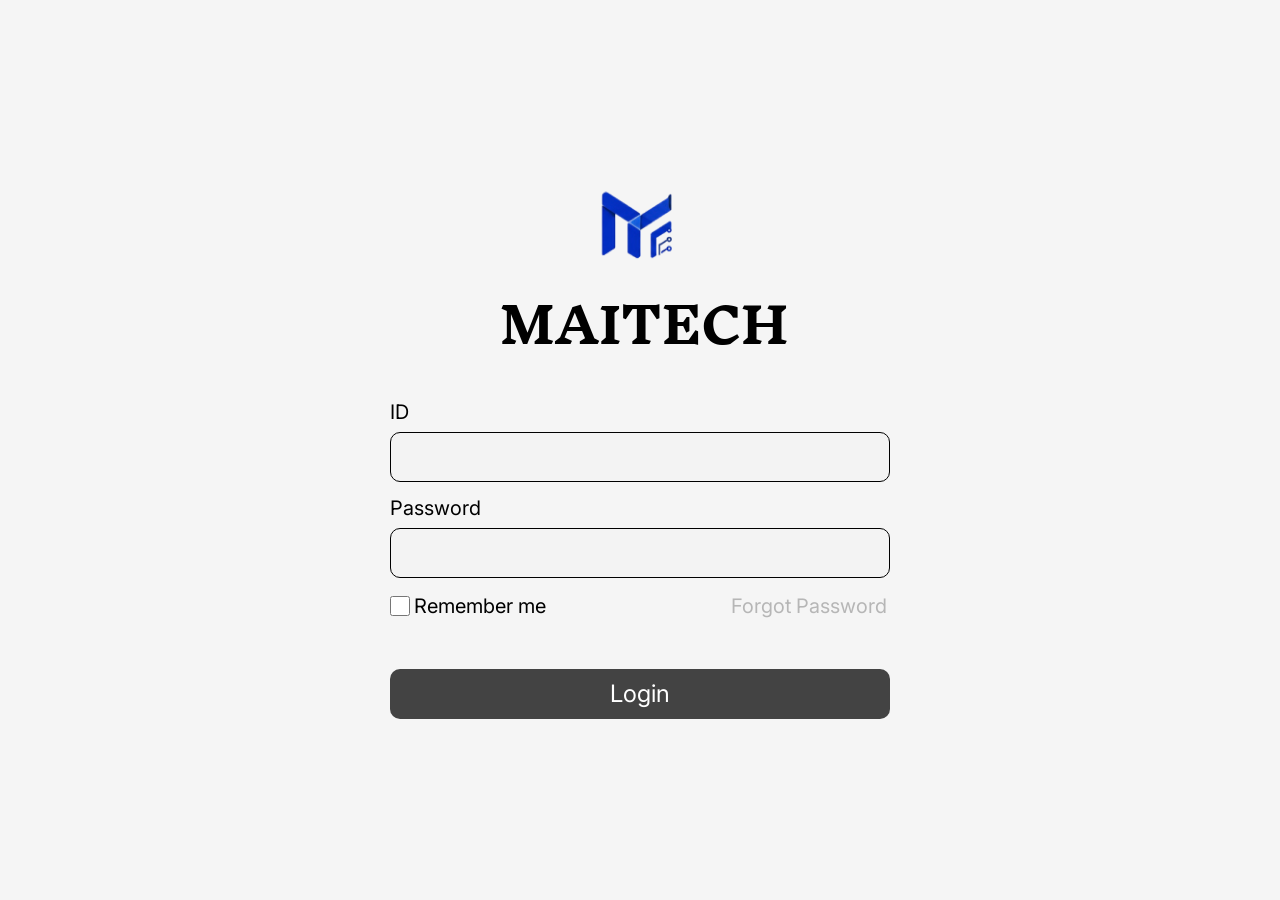
<file: frontend/index.html>
<!DOCTYPE html>
<html lang="ko">
<head>
<meta charset="UTF-8">
<meta name="viewport" content="width=device-width, initial-scale=1.0">
<title>MAITECH 로그인</title>
<link rel="stylesheet" href="css/common.css">
<link rel="stylesheet" href="css/login.css">
</head>
<body>
<div class="login-page">
  <form class="login-card" id="loginForm">
    <div class="login-logo"><img src="images/logo.png" alt="MAITECH 로고"></div>
    <h1 class="login-title">MAITECH</h1>

    <div class="login-field login-field--id">
      <label for="loginId">ID</label>
      <input type="text" id="loginId" name="loginId" autocomplete="username">
    </div>

    <div class="login-field login-field--password">
      <label for="loginPassword">Password</label>
      <input type="password" id="loginPassword" name="loginPassword" autocomplete="current-password">
    </div>

    <label class="login-remember">
      <input type="checkbox" id="rememberMe">
      Remember me
    </label>

    <a href="#" class="login-forgot">Forgot Password</a>

    <div class="login-error" id="loginError"></div>

    <button type="submit" class="login-submit">Login</button>
  </form>
</div>
<script src="js/api.js"></script>
<script src="js/login.js"></script>
</body>
</html>
</file>
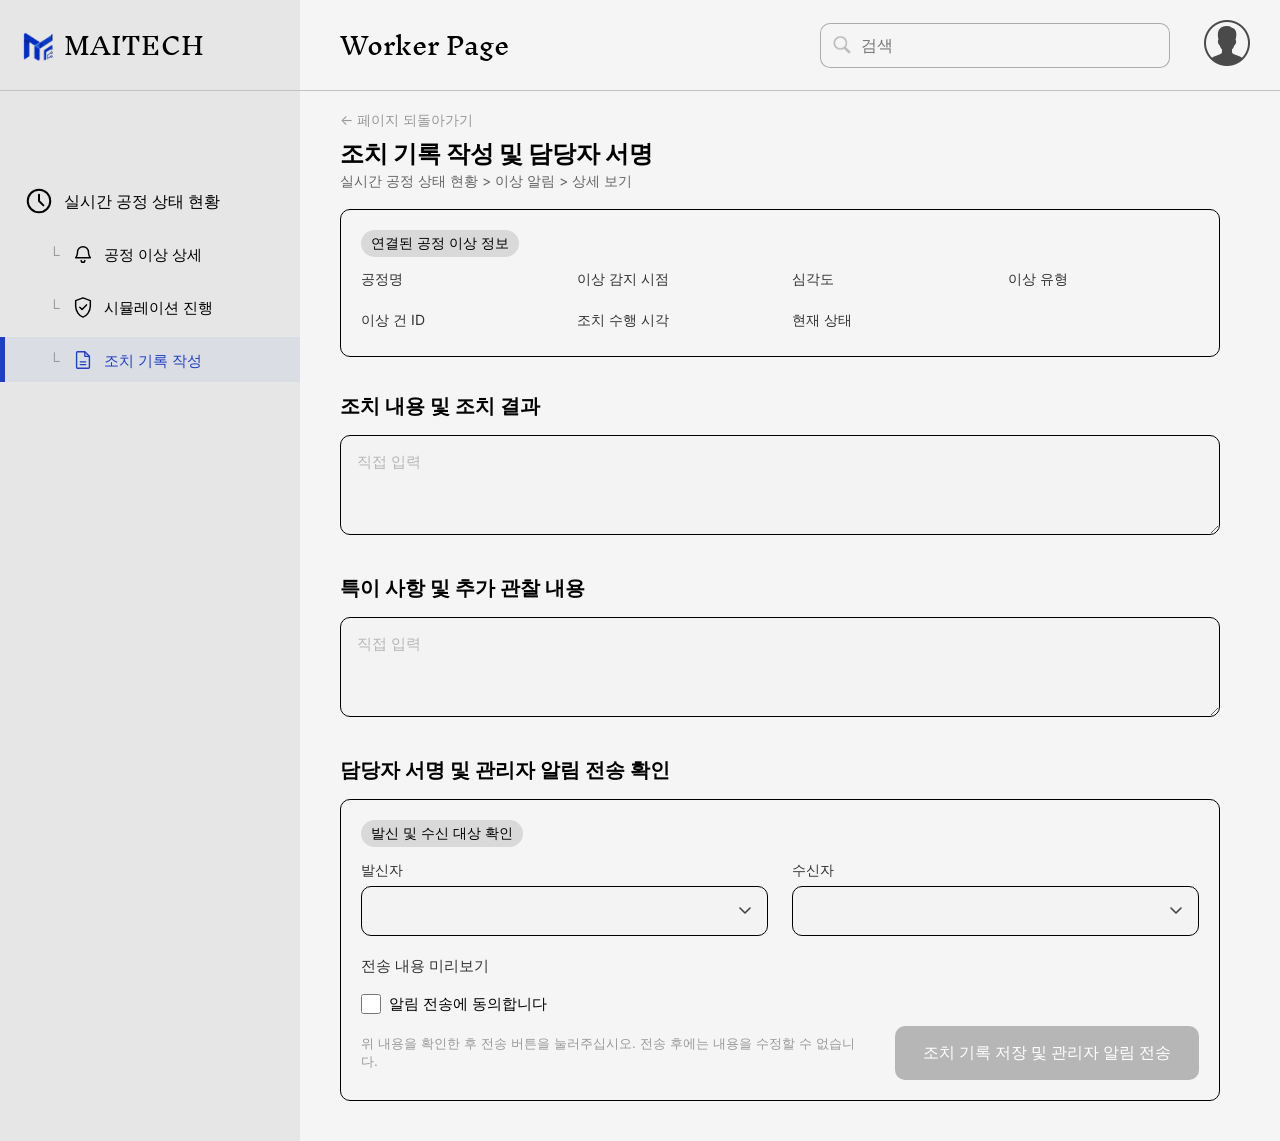
<file: frontend/pages/action-record.html>
<!DOCTYPE html>
<html lang="ko">
<head>
<meta charset="UTF-8">
<meta name="viewport" content="width=device-width, initial-scale=1.0">
<title>조치 기록 작성 및 담당자 서명 | MAITECH</title>
<link rel="stylesheet" href="../css/common.css">
<link rel="stylesheet" href="../css/layout.css">
<link rel="stylesheet" href="../css/action-record.css">
</head>
<body></body>
<script src="../js/shell.js"></script>
<script src="../js/api.js"></script>
<script>
renderAppShell({
  active: 'action-record',
  role: (getCurrentUser() || {}).role || 'worker',
  mainHtml: `
    <div class="breadcrumb">
      <a class="breadcrumb-back" href="javascript:history.back()">&larr; 페이지 되돌아가기</a>
    </div>
    <div class="page-heading">조치 기록 작성 및 담당자 서명</div>
    <div class="page-subheading">실시간 공정 상태 현황 &gt; 이상 알림 &gt; 상세 보기</div>

    <div class="panel">
      <span class="panel-label">연결된 공정 이상 정보</span>
      <div class="info-grid">
        <div class="info-item">
          <div class="info-label">공정명</div>
          <div class="info-value" id="infoProcess"></div>
        </div>
        <div class="info-item">
          <div class="info-label">이상 감지 시점</div>
          <div class="info-value" id="infoDetectedAt"></div>
        </div>
        <div class="info-item">
          <div class="info-label">심각도</div>
          <div class="info-value" id="infoSeverity"></div>
        </div>
        <div class="info-item">
          <div class="info-label">이상 유형</div>
          <div class="info-value" id="infoVariables"></div>
        </div>
        <div class="info-item">
          <div class="info-label">이상 건 ID</div>
          <div class="info-value" id="infoId"></div>
        </div>
        <div class="info-item">
          <div class="info-label">조치 수행 시각</div>
          <div class="info-value" id="infoActionAt"></div>
        </div>
        <div class="info-item">
          <div class="info-label">현재 상태</div>
          <div class="info-value" id="infoStatus"></div>
        </div>
        <div class="info-item"></div>
      </div>
    </div>

    <div class="section-title">조치 내용 및 조치 결과</div>
    <textarea class="form-textarea" id="actionContent" placeholder="직접 입력"></textarea>

    <div class="section-title">특이 사항 및 추가 관찰 내용</div>
    <textarea class="form-textarea" id="extraNotes" placeholder="직접 입력"></textarea>

    <div class="section-title">담당자 서명 및 관리자 알림 전송 확인</div>
    <div class="panel signature-panel">
      <span class="panel-label">발신 및 수신 대상 확인</span>
      <div class="signature-row">
        <div>
          <div class="signature-field-label">발신자</div>
          <select class="form-select" id="senderSelect">
            <option id="senderOption"></option>
          </select>
        </div>
        <div>
          <div class="signature-field-label">수신자</div>
          <select class="form-select" id="receiverSelect">
            <option id="receiverOption"></option>
          </select>
        </div>
      </div>

      <div class="preview-label">전송 내용 미리보기</div>
      <div class="preview-text" id="previewText"></div>

      <div class="consent-row">
        <input type="checkbox" id="consentCheckbox">
        <label for="consentCheckbox">알림 전송에 동의합니다</label>
      </div>

      <div class="signature-footer">
        <div class="signature-note">위 내용을 확인한 후 전송 버튼을 눌러주십시오. 전송 후에는 내용을 수정할 수 없습니다.</div>
        <button class="submit-btn" id="submitBtn" disabled>조치 기록 저장 및 관리자 알림 전송</button>
      </div>
    </div>
  `,
});
</script>
<script src="../js/action-record.js"></script>
</html>
</file>
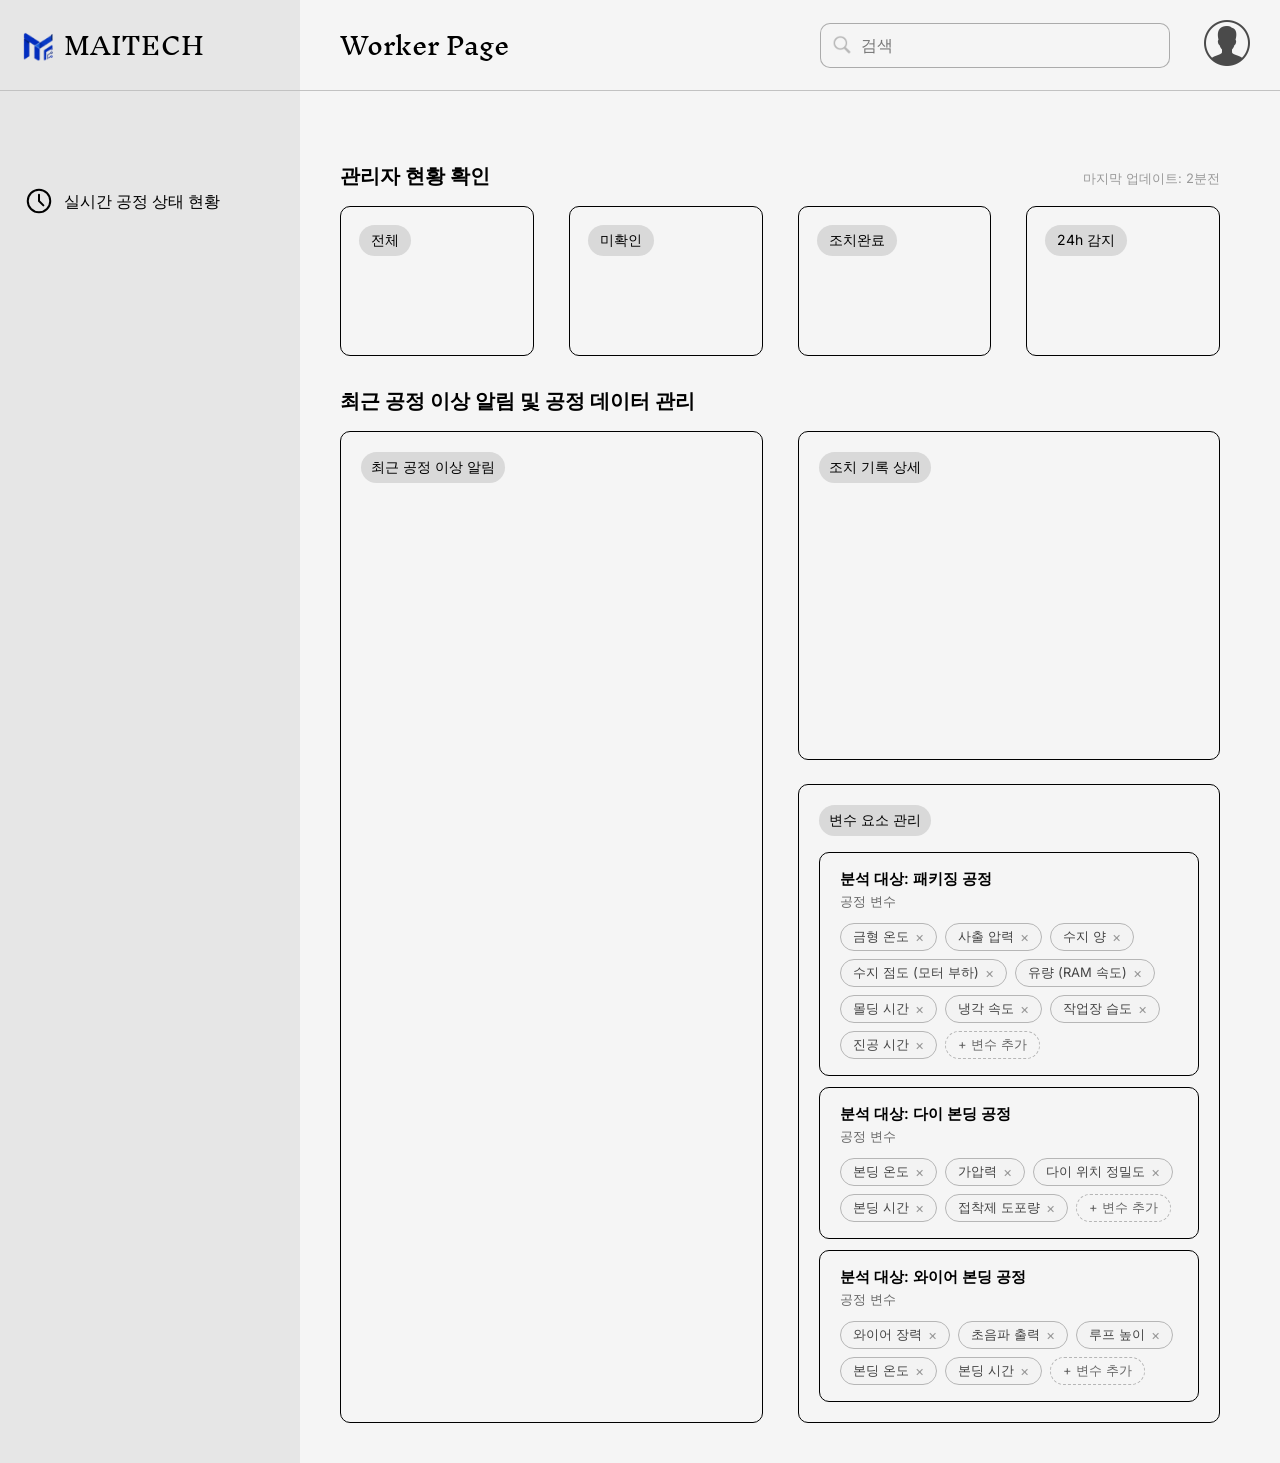
<file: frontend/pages/admin-dashboard.html>
<!DOCTYPE html>
<html lang="ko">
<head>
<meta charset="UTF-8">
<meta name="viewport" content="width=device-width, initial-scale=1.0">
<title>관리자 대시보드 - 관리자 현황 확인 | MAITECH</title>
<link rel="stylesheet" href="../css/common.css">
<link rel="stylesheet" href="../css/layout.css">
<link rel="stylesheet" href="../css/admin-dashboard.css">
</head>
<body></body>
<script src="../js/shell.js"></script>
<script src="../js/api.js"></script>
<script>
renderAppShell({
  active: 'admin',
  role: (getCurrentUser() || {}).role || 'worker',
  mainHtml: `
    <div class="section-title">
      관리자 현황 확인
      <span class="updated-at" id="updatedAt">마지막 업데이트: 2분전</span>
    </div>
    <div class="stat-grid" id="statGrid">
      <div class="stat-card"><span class="badge">전체</span><div class="value" id="statTotal"></div></div>
      <div class="stat-card"><span class="badge">미확인</span><div class="value" id="statUnchecked"></div></div>
      <div class="stat-card"><span class="badge">조치완료</span><div class="value" id="statCompleted"></div></div>
      <div class="stat-card"><span class="badge">24h 감지</span><div class="value" id="stat24h"></div></div>
    </div>

    <div class="section-title">최근 공정 이상 알림 및 공정 데이터 관리</div>
    <div class="two-col">
      <div class="panel">
        <span class="panel-label">최근 공정 이상 알림</span>
        <div class="alert-list" id="alertList"></div>
      </div>
      <div class="right-col">
        <div class="panel">
          <span class="panel-label">조치 기록 상세</span>
          <div class="record-detail-scroll" id="recordDetail"></div>
        </div>
        <div class="panel">
          <span class="panel-label">변수 요소 관리</span>
          <div class="variable-list" id="variableList"></div>
        </div>
      </div>
    </div>
  `,
});
</script>
<script src="../js/admin-dashboard.js"></script>
</html>
</file>
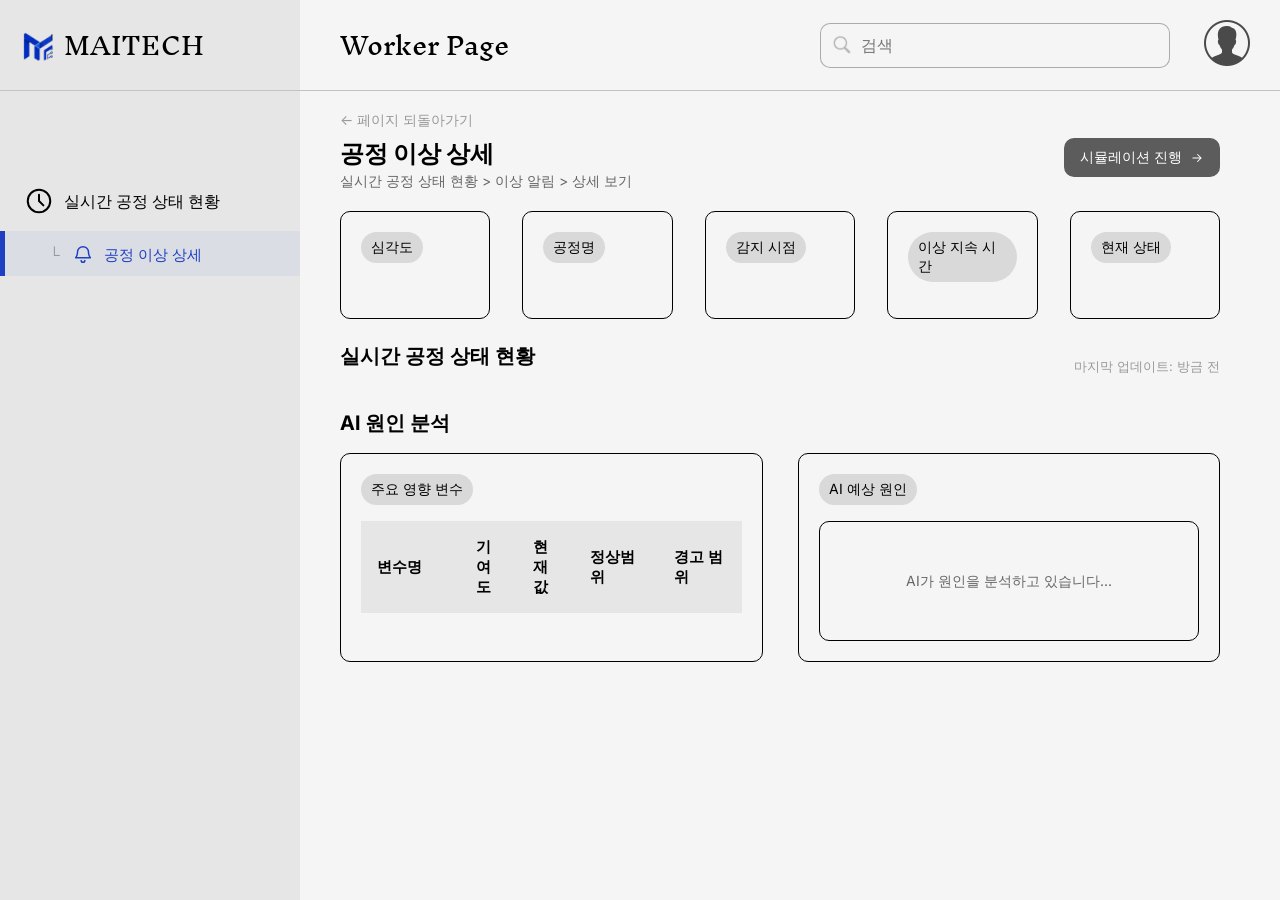
<file: frontend/pages/dashboard-detail.html>
<!DOCTYPE html>
<html lang="ko">
<head>
<meta charset="UTF-8">
<meta name="viewport" content="width=device-width, initial-scale=1.0">
<title>공정 이상 상세 | MAITECH</title>
<link rel="stylesheet" href="../css/common.css">
<link rel="stylesheet" href="../css/layout.css">
<link rel="stylesheet" href="../css/dashboard-detail.css">
</head>
<body></body>
<script src="../js/shell.js"></script>
<script src="../js/api.js"></script>
<script>
renderAppShell({
  active: 'detail',
  role: (getCurrentUser() || {}).role || 'worker',
  mainHtml: `
    <div class="breadcrumb">
      <a class="breadcrumb-back" href="javascript:history.back()">&larr; 페이지 되돌아가기</a>
    </div>
    <div class="page-title-row">
      <div>
        <div class="page-heading">공정 이상 상세</div>
        <div class="page-subheading">실시간 공정 상태 현황 &gt; 이상 알림 &gt; 상세 보기</div>
      </div>
      <a class="icon-badge" id="simulationLink" href="dashboard-simulation.html">
        <span>시뮬레이션 진행</span>
        <svg width="14" height="14" viewBox="0 0 24 24" fill="none" xmlns="http://www.w3.org/2000/svg">
          <path d="M5 12H19M13 6L19 12L13 18" stroke="#fff" stroke-width="1.8" stroke-linecap="round" stroke-linejoin="round"/>
        </svg>
      </a>
    </div>

    <div class="stat-grid stat-grid-5" id="summaryGrid">
      <div class="stat-card stat-card-compact"><span class="badge">심각도</span><div class="value" id="summarySeverity"></div></div>
      <div class="stat-card stat-card-compact"><span class="badge">공정명</span><div class="value" id="summaryProcess"></div></div>
      <div class="stat-card stat-card-compact"><span class="badge">감지 시점</span><div class="value" id="summaryDetectedAt"></div></div>
      <div class="stat-card stat-card-compact"><span class="badge">이상 지속 시간</span><div class="value" id="summaryDuration"></div></div>
      <div class="stat-card stat-card-compact"><span class="badge">현재 상태</span><div class="value" id="summaryStatus"></div></div>
    </div>

    <div class="section-title">
      실시간 공정 상태 현황
      <span class="updated-at" id="updatedAt">마지막 업데이트: 방금 전</span>
    </div>
    <div class="stat-grid" id="metricGrid"></div>

    <div class="section-title">
      AI 원인 분석
    </div>
    <div class="two-col">
      <div class="panel">
        <span class="panel-label">주요 영향 변수</span>
        <table class="data-table" id="causeTable">
          <thead>
            <tr><th>변수명</th><th>기여도</th><th>현재값</th><th>정상범위</th><th>경고 범위</th></tr>
          </thead>
          <tbody id="causeTableBody"></tbody>
        </table>
      </div>
      <div class="panel">
        <span class="panel-label">AI 예상 원인</span>
        <div id="causeList"></div>
      </div>
    </div>
  `,
});
</script>
<script src="../js/dashboard-detail.js"></script>
</html>
</file>
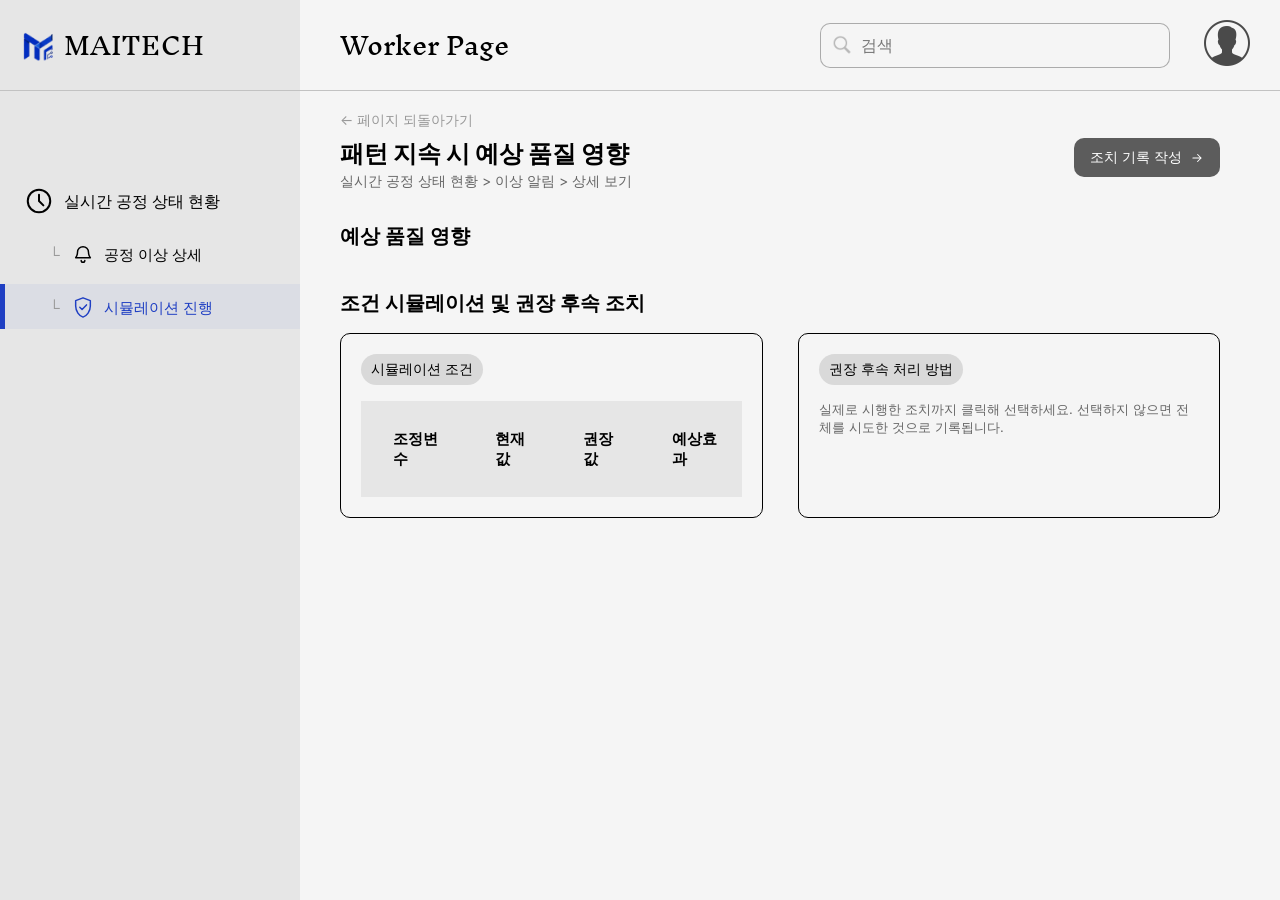
<file: frontend/pages/dashboard-simulation.html>
<!DOCTYPE html>
<html lang="ko">
<head>
<meta charset="UTF-8">
<meta name="viewport" content="width=device-width, initial-scale=1.0">
<title>패턴 지속 시 예상 품질 영향 | MAITECH</title>
<link rel="stylesheet" href="../css/common.css">
<link rel="stylesheet" href="../css/layout.css">
<link rel="stylesheet" href="../css/dashboard-simulation.css">
</head>
<body></body>
<script src="../js/shell.js"></script>
<script src="../js/api.js"></script>
<script>
renderAppShell({
  active: 'simulation',
  role: (getCurrentUser() || {}).role || 'worker',
  mainHtml: `
    <div class="breadcrumb">
      <a class="breadcrumb-back" href="javascript:history.back()">← 페이지 되돌아가기</a>
    </div>
    <div class="page-title-row">
      <div>
        <div class="page-heading">패턴 지속 시 예상 품질 영향</div>
        <div class="page-subheading">
          <span>실시간 공정 상태 현황 &gt; 이상 알림 &gt; 상세 보기</span>
        </div>
      </div>
      <a class="icon-badge" id="actionRecordLink" href="action-record.html">
        <span>조치 기록 작성</span>
        <svg width="14" height="14" viewBox="0 0 24 24" fill="none" xmlns="http://www.w3.org/2000/svg">
          <path d="M5 12H19M13 6L19 12L13 18" stroke="#fff" stroke-width="1.8" stroke-linecap="round" stroke-linejoin="round"/>
        </svg>
      </a>
    </div>

    <div class="section-title">
      예상 품질 영향
    </div>
    <div class="stat-grid impact-grid" id="impactGrid"></div>

    <div class="section-title">조건 시뮬레이션 및 권장 후속 조치</div>
    <div class="two-col">
      <div class="panel">
        <span class="panel-label">시뮬레이션 조건</span>
        <table class="data-table">
          <thead>
            <tr>
              <th>조정변수</th>
              <th>현재값</th>
              <th>권장값</th>
              <th>예상효과</th>
            </tr>
          </thead>
          <tbody id="simTableBody"></tbody>
        </table>
      </div>
      <div class="panel">
        <span class="panel-label">권장 후속 처리 방법</span>
        <p class="action-list-hint">실제로 시행한 조치까지 클릭해 선택하세요. 선택하지 않으면 전체를 시도한 것으로 기록됩니다.</p>
        <div id="actionList"></div>
      </div>
    </div>
  `,
});
</script>
<script src="../js/dashboard-simulation.js"></script>
</html>
</file>
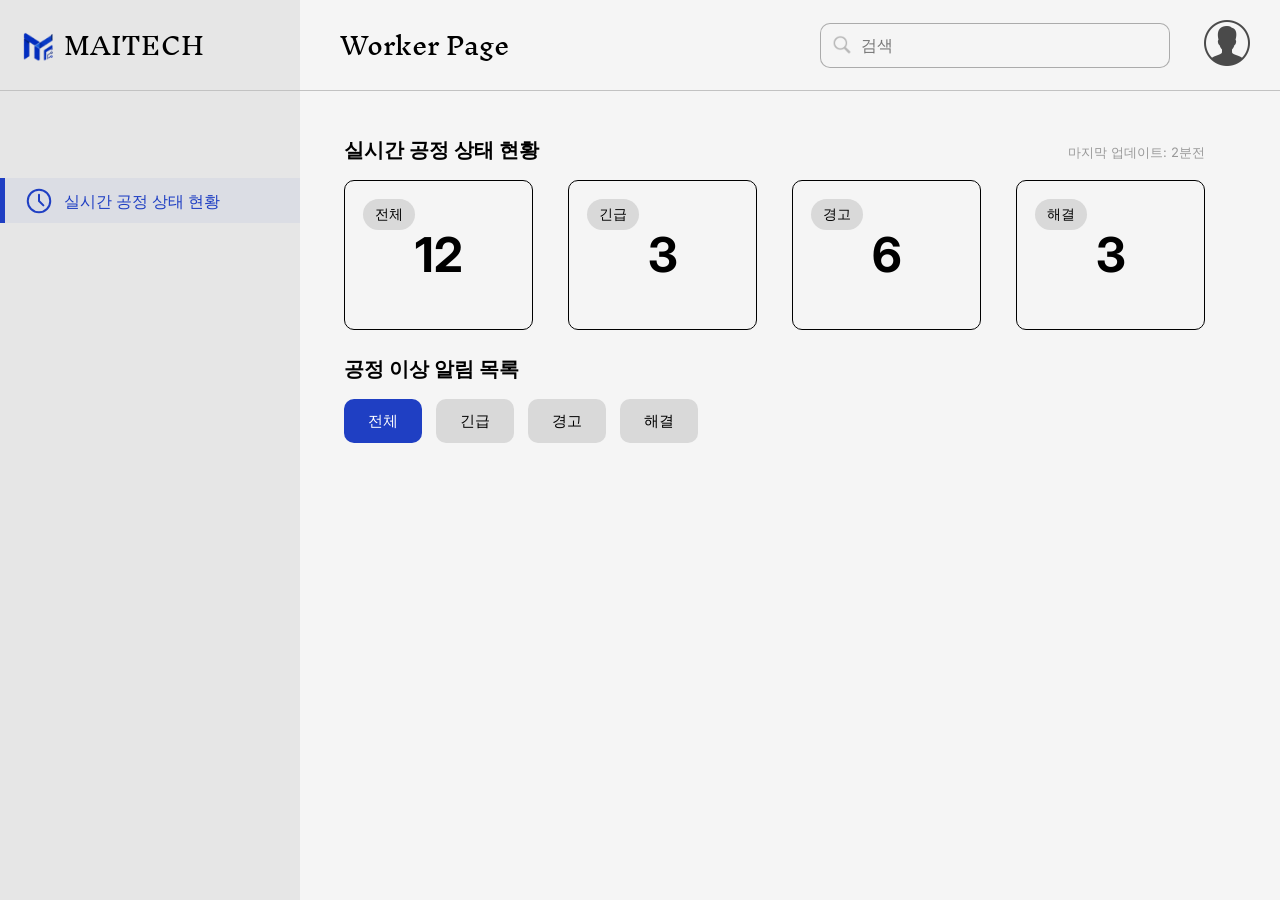
<file: frontend/pages/dashboard-status.html>
<!DOCTYPE html>
<html lang="ko">
<head>
<meta charset="UTF-8">
<meta name="viewport" content="width=device-width, initial-scale=1.0">
<title>실시간 공정 상태 현황 | MAITECH</title>
<link rel="stylesheet" href="../css/common.css">
<link rel="stylesheet" href="../css/layout.css">
<link rel="stylesheet" href="../css/dashboard-status.css">
</head>
<body></body>
<script src="../js/shell.js"></script>
<script src="../js/api.js"></script>
<script>
renderAppShell({
  active: 'status',
  role: (getCurrentUser() || {}).role || 'worker',
  mainHtml: `
    <div class="section-title">
      실시간 공정 상태 현황
      <span class="updated-at" id="updatedAt">마지막 업데이트: 2분전</span>
    </div>
    <div class="stat-grid" id="statGrid">
      <div class="stat-card"><span class="badge">전체</span><div class="value" id="statTotal">12</div></div>
      <div class="stat-card"><span class="badge">긴급</span><div class="value" id="statUrgent">3</div></div>
      <div class="stat-card"><span class="badge">경고</span><div class="value" id="statWarning">6</div></div>
      <div class="stat-card"><span class="badge">해결</span><div class="value" id="statResolved">3</div></div>
    </div>

    <div class="section-title">공정 이상 알림 목록</div>
    <div class="tab-row" id="tabRow">
      <button class="tab-button active" data-filter="all">전체</button>
      <button class="tab-button" data-filter="긴급">긴급</button>
      <button class="tab-button" data-filter="경고">경고</button>
      <button class="tab-button" data-filter="해결">해결</button>
    </div>
    <div class="alert-list" id="alertList"></div>
  `,
});
</script>
<script src="../js/dashboard-status.js"></script>
</html>
</file>
<file: frontend/css/common.css>
@import url('https://fonts.googleapis.com/css2?family=Inter:wght@400;500;600;700&family=Inknut+Antiqua:wght@400;500;700&display=swap');

* {
  margin: 0;
  padding: 0;
  box-sizing: border-box;
}

:root {
  --color-bg: #f5f5f5;
  --color-surface: #ffffff;
  --color-input-bg: #f3f3f3;
  --color-border: #000000;
  --color-muted: #b6b6b6;
  --color-dark: #434343;
  --color-checkbox: #d9d9d9;
  --color-text: #000000;
  --font-body: 'Inter', sans-serif;
  --font-title: 'Inknut Antiqua', serif;
}

html, body {
  height: 100%;
  font-family: var(--font-body);
  color: var(--color-text);
  background: var(--color-bg);
}

a {
  color: inherit;
  text-decoration: none;
}

button {
  font-family: inherit;
  cursor: pointer;
  border: none;
}

img {
  display: block;
  max-width: 100%;
}
</file>
<file: frontend/css/login.css>
.login-page {
  min-height: 100vh;
  display: flex;
  align-items: center;
  justify-content: center;
}

.login-card {
  position: relative;
  width: 501px;
  height: 537px;
}

.login-logo {
  position: absolute;
  left: 210px;
  top: 0;
  width: 80px;
  height: 80px;
  overflow: hidden;
}

.login-logo img {
  width: 100%;
  height: 100%;
  object-fit: cover;
}

.login-title {
  position: absolute;
  left: 110px;
  top: 80px;
  width: 279px;
  height: 124px;
  font-family: var(--font-title);
  font-size: 48px;
  text-align: center;
}

.login-field {
  position: absolute;
  left: 0;
  width: 500px;
}

.login-field--id {
  top: 218px;
  height: 82px;
}

.login-field--password {
  top: 314px;
  height: 84px;
}

.login-field label {
  display: block;
  font-size: 20px;
  margin-bottom: 8px;
}

.login-field input {
  width: 100%;
  height: 50px;
  padding: 0 16px;
  font-size: 18px;
  font-family: inherit;
  background: var(--color-input-bg);
  border: 1px solid var(--color-border);
  border-radius: 10px;
}

.login-remember {
  position: absolute;
  left: 0;
  top: 412px;
  width: max-content;
  height: 24px;
  display: flex;
  align-items: center;
  gap: 4px;
  font-size: 20px;
  white-space: nowrap;
}

.login-remember input[type="checkbox"] {
  width: 20px;
  height: 20px;
  border-radius: 6px;
  accent-color: var(--color-checkbox);
}

.login-forgot {
  position: absolute;
  left: 341px;
  top: 412px;
  width: 160px;
  height: 24px;
  font-size: 20px;
  color: var(--color-muted);
}

.login-error {
  position: absolute;
  left: 0;
  top: 460px;
  width: 500px;
  text-align: center;
  font-size: 14px;
  color: #e0433d;
  display: none;
}

.login-submit {
  position: absolute;
  left: 0;
  top: 487px;
  width: 500px;
  height: 50px;
  border-radius: 10px;
  background: var(--color-dark);
  color: #fff;
  font-size: 24px;
}
</file>
<file: frontend/css/layout.css>
.app-shell {
  display: flex;
  flex-direction: column;
  min-height: 100vh;
}

.app-header {
  display: flex;
  align-items: center;
  height: 91px;
  flex-shrink: 0;
  border-bottom: 1px solid #c2c2c2;
  background: var(--color-bg);
}

.app-header .brand {
  display: flex;
  align-items: center;
  gap: 0;
  width: 300px;
  height: 100%;
  padding-left: 14px;
  flex-shrink: 0;
  background: #e6e6e6;
  text-decoration: none;
  color: inherit;
  cursor: pointer;
}

.app-header .brand img {
  width: 50px;
  height: 33px;
  object-fit: contain;
}

.app-header .brand span {
  font-family: var(--font-title);
  font-size: 24px;
}

.app-header .page-title {
  font-family: var(--font-title);
  font-size: 24px;
  padding-left: 40px;
}

.app-header .header-actions {
  margin-left: auto;
  display: flex;
  align-items: center;
  gap: 16px;
  padding-right: 28px;
}

.search-box {
  position: relative;
  width: 350px;
  height: 45px;
}

.search-box input {
  width: 100%;
  height: 100%;
  border: 1px solid rgba(0, 0, 0, 0.3);
  border-radius: 10px;
  background: var(--color-bg);
  padding: 0 16px 0 40px;
  font-size: 16px;
  font-family: inherit;
}

.search-box img {
  position: absolute;
  left: 12px;
  top: 50%;
  transform: translateY(-50%);
  width: 20px;
  height: 20px;
  opacity: 0.5;
}

.scenario-control {
  display: flex;
  align-items: center;
  gap: 8px;
  flex-shrink: 0;
  white-space: nowrap;
}

.scenario-control .scenario-status {
  font-size: 13px;
  color: #666;
  margin-right: 2px;
}

.scenario-control .scenario-clock {
  font-size: 13px;
  font-family: monospace;
  color: #333;
  margin-right: 2px;
}

.scenario-control button {
  border: 1px solid rgba(0, 0, 0, 0.3);
  border-radius: 10px;
  background: var(--color-bg);
  padding: 6px 12px;
  font-size: 13px;
  font-family: inherit;
  cursor: pointer;
}

.profile-icon {
  width: 50px;
  height: 50px;
  border-radius: 50%;
  overflow: hidden;
  flex-shrink: 0;
  padding: 0;
  background: none;
}

.profile-menu {
  position: relative;
  flex-shrink: 0;
}

.profile-dropdown {
  display: none;
  position: absolute;
  top: calc(100% + 8px);
  right: 0;
  min-width: 120px;
  background: var(--color-surface);
  border: 1px solid rgba(0, 0, 0, 0.15);
  border-radius: 10px;
  box-shadow: 0 4px 12px rgba(0, 0, 0, 0.1);
  overflow: hidden;
  z-index: 10;
}

.profile-dropdown.open {
  display: block;
}

.profile-dropdown button {
  width: 100%;
  padding: 12px 16px;
  text-align: left;
  background: none;
  font-size: 14px;
}

.profile-dropdown button:hover {
  background: var(--color-bg);
}

.app-body {
  display: flex;
  flex: 1;
}

.sidebar {
  width: 300px;
  flex-shrink: 0;
  background: #e6e6e6;
  padding-top: 87px;
}

.nav-item {
  display: flex;
  align-items: center;
  gap: 10px;
  height: 45px;
  padding-left: 19px;
  font-family: var(--font-title);
  font-size: 16px;
  color: var(--color-text);
  border-left: 5px solid transparent;
}

.nav-item + .nav-item {
  margin-top: 25px;
}

.nav-item.active {
  background: rgba(31, 63, 195, 0.05);
  color: #1f3fc3;
  border-left-color: #1f3fc3;
}

.nav-item + .nav-item.nav-sub {
  margin-top: 8px;
}

.nav-item.nav-sub {
  padding-left: 44px;
  font-size: 15px;
}

span.nav-item.nav-sub {
  cursor: default;
}

.nav-item.nav-sub::before {
  content: '└';
  margin-right: 2px;
  color: #999;
}

.main-content {
  position: relative;
  flex: 1;
  min-width: 0;
  padding: 40px 60px;
}

.breadcrumb {
  display: flex;
  align-items: center;
  gap: 6px;
  color: #999;
  font-size: 14px;
  margin-bottom: 8px;
}

.breadcrumb-back {
  display: inline-flex;
  align-items: center;
  gap: 4px;
  color: #999;
}

.page-heading {
  font-size: 24px;
  font-weight: 700;
  margin-bottom: 6px;
}

.page-subheading {
  font-size: 14px;
  color: #666;
  margin-bottom: 24px;
}

.section-title {
  font-size: 20px;
  font-weight: 700;
  margin: 32px 0 16px;
  display: flex;
  align-items: baseline;
  justify-content: space-between;
}

.section-title .updated-at {
  font-size: 13px;
  font-weight: 400;
  color: #999;
}

.stat-grid {
  display: grid;
  grid-template-columns: repeat(4, 1fr);
  gap: 20px;
}

.stat-card {
  position: relative;
  border: 1px solid #000;
  border-radius: 10px;
  background: var(--color-bg);
  padding: 24px;
  min-height: 150px;
}

.stat-card .badge {
  display: inline-block;
  background: #d9d9d9;
  border-radius: 999px;
  padding: 6px 10px;
  font-size: 14px;
  margin-bottom: 16px;
}

.stat-card .value {
  font-size: 40px;
  font-weight: 700;
  line-height: 1.2;
}

.stat-card .caption {
  margin-top: 6px;
  font-size: 13px;
  color: #666;
}

.tab-row {
  display: flex;
  gap: 12px;
  margin-bottom: 20px;
}

.tab-button {
  padding: 12px 24px;
  border-radius: 10px;
  background: #d9d9d9;
  font-size: 15px;
  font-family: inherit;
}

.tab-button.active {
  background: #1f3fc3;
  color: #fff;
}

.alert-list {
  display: flex;
  flex-direction: column;
  gap: 16px;
}

.alert-card {
  display: flex;
  align-items: center;
  justify-content: space-between;
  border: 1px solid #000;
  border-radius: 10px;
  padding: 24px 32px;
  background: var(--color-bg);
}

.alert-card .alert-title {
  font-size: 18px;
  font-weight: 700;
  margin-bottom: 8px;
}

.alert-card .alert-meta {
  font-size: 14px;
  color: #333;
  line-height: 1.6;
}

.severity-badge {
  display: inline-block;
  padding: 4px 12px;
  border-radius: 999px;
  font-size: 14px;
  font-weight: 700;
  color: #fff;
  margin-right: 8px;
}

.severity-badge.urgent {
  background: #d93025;
}

.severity-badge.warning {
  background: #e8a300;
}

.alert-card .resolve-btn {
  background: #d9d9d9;
  border-radius: 10px;
  padding: 14px 28px;
  font-size: 18px;
  font-family: inherit;
}

.alert-card.resolved {
  opacity: 0.6;
}

.data-table {
  width: 100%;
  border-collapse: collapse;
}

.data-table th {
  background: #e6e6e6;
  padding: 16px;
  font-size: 15px;
  text-align: left;
}

.data-table td {
  padding: 16px;
  border-bottom: 1px solid #e0e0e0;
}

.skeleton {
  display: inline-block;
  height: 14px;
  width: 90%;
  background: #d9d9d9;
  border-radius: 8px;
}

.panel {
  border: 1px solid #000;
  border-radius: 10px;
  padding: 24px;
  background: var(--color-bg);
}

.panel-label {
  display: inline-block;
  background: #d9d9d9;
  border-radius: 999px;
  padding: 6px 10px;
  font-size: 14px;
  margin-bottom: 16px;
}

.two-col {
  display: grid;
  grid-template-columns: 1.1fr 1fr;
  gap: 24px;
}

.cause-item {
  border: 1px solid #000;
  border-radius: 10px;
  padding: 18px 20px;
  margin-bottom: 16px;
}

.cause-item:last-child {
  margin-bottom: 0;
}

.action-list-hint {
  font-size: 13px;
  color: #666;
  margin-bottom: 12px;
}

.cause-item[data-rank] {
  cursor: pointer;
  transition: border-color 0.15s, background 0.15s;
}

.cause-item[data-rank]:hover {
  border-color: #1f3fc3;
  background: rgba(31, 63, 195, 0.03);
}

.cause-item.selected {
  border-color: #1f3fc3;
  background: rgba(31, 63, 195, 0.05);
}

.cause-item .cause-rank {
  display: flex;
  gap: 16px;
  font-size: 13px;
  color: #666;
  margin-bottom: 8px;
}

.cause-item .cause-name {
  font-size: 17px;
  font-weight: 700;
  margin-bottom: 6px;
}

.cause-item .cause-desc {
  font-size: 14px;
  color: #333;
  line-height: 1.5;
}

.cause-item-loading {
  display: flex;
  align-items: center;
  justify-content: center;
  min-height: 120px;
  color: #666;
  font-size: 14px;
  animation: cause-item-pulse 1.4s ease-in-out infinite;
}

@keyframes cause-item-pulse {
  0%, 100% { opacity: 0.4; }
  50% { opacity: 1; }
}

.page-title-row {
  display: flex;
  align-items: flex-start;
  justify-content: space-between;
  gap: 24px;
  margin-bottom: 24px;
}

.page-title-row .page-heading,
.page-title-row .page-subheading {
  margin-bottom: 0;
}

.icon-badge {
  flex-shrink: 0;
  display: inline-flex;
  align-items: center;
  gap: 8px;
  border-radius: 10px;
  background: #5c5c5c;
  padding: 10px 16px;
  color: #fff;
  font-size: 14px;
  font-weight: 500;
  white-space: nowrap;
}

.icon-badge svg {
  flex-shrink: 0;
}
</file>
<file: frontend/css/action-record.css>
.main-content {
  padding: 20px 60px 40px 40px;
}

.page-heading {
  margin-bottom: 2px;
}

.page-subheading {
  margin-bottom: 18px;
}

.section-title {
  margin: 36px 0 15px;
}

.main-content .panel {
  padding: 20px;
}

.main-content .panel-label {
  padding: 4px 10px;
  margin-bottom: 13px;
}

.info-grid {
  display: grid;
  grid-template-columns: repeat(4, 1fr);
  row-gap: 16px;
  column-gap: 24px;
}

.info-grid .info-item .info-label {
  font-size: 14px;
  color: #333;
  margin-bottom: 6px;
}

.info-grid .info-item .info-value {
  font-size: 15px;
  font-weight: 600;
}

.form-textarea {
  width: 100%;
  min-height: 100px;
  padding: 16px;
  font-size: 15px;
  font-family: inherit;
  color: var(--color-text);
  background: var(--color-input-bg);
  border: 1px solid var(--color-border);
  border-radius: 10px;
  resize: vertical;
}

.form-textarea::placeholder {
  color: var(--color-muted);
}

.signature-panel .panel-label {
  margin-bottom: 14px;
}

.signature-row {
  display: grid;
  grid-template-columns: 1fr 1fr;
  gap: 24px;
  margin-bottom: 20px;
}

.signature-field-label {
  font-size: 14px;
  color: #333;
  margin-bottom: 6px;
}

.form-select {
  width: 100%;
  height: 50px;
  padding: 0 16px;
  font-size: 15px;
  font-family: inherit;
  color: var(--color-text);
  background: var(--color-input-bg);
  border: 1px solid var(--color-border);
  border-radius: 10px;
  appearance: none;
  background-image: url("data:image/svg+xml,%3Csvg xmlns='http://www.w3.org/2000/svg' width='12' height='8' viewBox='0 0 12 8'%3E%3Cpath d='M1 1L6 6L11 1' stroke='%23434343' stroke-width='1.6' fill='none' stroke-linecap='round' stroke-linejoin='round'/%3E%3C/svg%3E");
  background-repeat: no-repeat;
  background-position: right 16px center;
}

.preview-label {
  font-size: 15px;
  color: #333;
  margin-bottom: 10px;
}

.preview-text {
  font-size: 14px;
  color: #333;
  line-height: 1.6;
  margin-bottom: 18px;
}

.consent-row {
  display: flex;
  align-items: center;
  gap: 8px;
  margin-bottom: 12px;
}

.consent-row input[type="checkbox"] {
  width: 20px;
  height: 20px;
  border-radius: 6px;
  accent-color: var(--color-checkbox);
}

.consent-row label {
  font-size: 15px;
}

.signature-footer {
  display: flex;
  align-items: center;
  justify-content: space-between;
  gap: 24px;
}

.signature-note {
  font-size: 13px;
  color: #999;
}

.submit-btn {
  flex-shrink: 0;
  padding: 16px 28px;
  font-size: 16px;
  font-family: inherit;
  color: #fff;
  background: var(--color-dark);
  border-radius: 10px;
}

.submit-btn:disabled {
  background: var(--color-muted);
  cursor: not-allowed;
}
</file>
<file: frontend/css/admin-dashboard.css>
.right-col {
  display: flex;
  flex-direction: column;
  gap: 24px;
}

#mainContent.main-content {
  padding-left: 40px;
}

#mainContent .stat-grid {
  gap: 35px;
}

#mainContent .stat-card {
  border-radius: 10px;
}

#statGrid .stat-card {
  position: relative;
  padding-top: 18px;
  padding-left: 18px;
}

#statGrid .stat-card .badge {
  font-size: 14px;
  padding: 6px 12px;
}

#statGrid .stat-card .value {
  position: absolute;
  top: 50%;
  left: 50%;
  transform: translate(-50%, -50%);
  font-size: 48px;
}

#mainContent .two-col {
  grid-template-columns: 1fr 1fr;
  gap: 35px;
}

#mainContent .panel {
  padding: 20px;
  border-radius: 10px;
}

#mainContent .alert-list {
  gap: 11px;
  min-height: 360px;
}

#mainContent .alert-list:has(> p) {
  align-items: center;
  justify-content: center;
}

#mainContent .alert-card {
  border-radius: 10px;
}

#mainContent .variable-list {
  gap: 11px;
}

#mainContent .data-table th {
  padding: 19px 16px;
}

#mainContent .data-table td {
  padding: 12px 16px;
}

.record-detail-scroll {
  min-height: 240px;
  max-height: 560px;
  overflow-y: auto;
  display: flex;
  flex-direction: column;
}

.record-detail-scroll:has(.detail-placeholder) {
  align-items: center;
  justify-content: center;
}

.alert-card {
  cursor: pointer;
  transition: border-color 0.15s, background 0.15s, opacity 0.15s;
}

.alert-card:hover {
  border-color: #1f3fc3;
}

.alert-card.selected {
  border-color: #1f3fc3;
  background: rgba(31, 63, 195, 0.05);
}

.detail-placeholder,
.detail-no-record {
  color: #999;
}

.detail-summary {
  display: flex;
  flex-direction: column;
  gap: 6px;
  margin-bottom: 16px;
}

.detail-summary-row {
  display: flex;
  justify-content: space-between;
  font-size: 14px;
}

.detail-label {
  color: #666;
}

.detail-variables {
  display: flex;
  flex-direction: column;
  gap: 8px;
  margin-bottom: 20px;
}

.detail-variable-row {
  display: flex;
  align-items: center;
  gap: 12px;
  font-size: 14px;
}

.detail-variable-row .status-text {
  margin-left: auto;
  padding-left: 0;
}

.detail-action-section {
  border-top: 1px solid var(--color-border);
  padding-top: 16px;
}

.detail-action-content {
  margin-top: 8px;
  font-size: 14px;
}

.detail-action-content .extra-notes {
  margin-top: 8px;
  padding-top: 8px;
  border-top: 1px dashed #ccc;
  color: #555;
}

.detail-confirm-btn {
  margin-top: 16px;
  padding: 12px 24px;
  font-size: 14px;
  font-weight: 500;
  color: #fff;
  background: var(--color-dark);
  border-radius: 10px;
}

.detail-confirm-btn:disabled {
  background: var(--color-muted);
  cursor: not-allowed;
}

.status-text {
  font-size: 16px;
  font-weight: 500;
  white-space: nowrap;
  flex-shrink: 0;
  padding-left: 16px;
}

.variable-list {
  display: flex;
  flex-direction: column;
  gap: 16px;
}

.variable-item {
  border: 1px solid var(--color-border);
  border-radius: 10px;
  padding: 16px 20px;
}

.variable-title {
  font-size: 15px;
  font-weight: 600;
  margin-bottom: 4px;
}

.variable-sub {
  font-size: 13px;
  color: #666;
  margin-bottom: 12px;
}

.chip-row {
  display: flex;
  flex-wrap: wrap;
  gap: 8px;
}

.chip {
  padding: 4px 12px;
  background: var(--color-input-bg);
  border: 1px solid var(--color-muted);
  color: var(--color-dark);
  font-size: 13px;
  border-radius: 999px;
  white-space: nowrap;
}

.chip-editable {
  display: inline-flex;
  align-items: center;
  gap: 6px;
}

.chip-text {
  cursor: pointer;
}

.chip-remove {
  background: none;
  border: none;
  color: #999;
  font-size: 14px;
  line-height: 1;
  cursor: pointer;
  padding: 0;
}

.chip-remove:hover {
  color: #d93025;
}

.chip-add {
  cursor: pointer;
  border-style: dashed;
  color: #666;
  background: transparent;
}

.chip-add:hover {
  border-color: #1f3fc3;
  color: #1f3fc3;
}

.chip-input {
  font-family: inherit;
  font-size: 13px;
  border: 1px solid #1f3fc3;
  border-radius: 999px;
  padding: 4px 12px;
  width: 120px;
}
</file>
<file: frontend/css/dashboard-detail.css>
#mainContent {
  padding-top: 20px;
  padding-left: 40px;
  padding-right: 60px;
}

.page-title-row {
  margin-bottom: 20px;
}

.page-title-row .page-heading {
  margin-bottom: 2px;
}

.stat-grid-5 {
  grid-template-columns: repeat(5, 1fr);
  gap: 32px;
}

.stat-card-compact {
  min-height: 100px;
  padding: 20px;
}

.stat-card-compact .value {
  font-size: 22px;
  line-height: 1.2;
}

.stat-grid-5 + .section-title {
  margin-top: 24px;
  margin-bottom: 16px;
}

#metricGrid + .section-title {
  margin-top: 24px;
  margin-bottom: 16px;
}

#metricGrid {
  gap: 35px;
}

#metricGrid .stat-card {
  padding: 20px;
}

#metricGrid .stat-card .value {
  font-size: 29px;
}

.two-col {
  grid-template-columns: 1fr 1fr;
  gap: 35px;
}

.two-col .panel {
  padding: 20px;
}

.section-title .updated-at {
  position: relative;
  top: 8px;
}

#causeTable {
  table-layout: fixed;
}

#causeTable th:nth-child(1),
#causeTable td:nth-child(1) {
  width: 26%;
}

#causeTable th:nth-child(2),
#causeTable td:nth-child(2),
#causeTable th:nth-child(3),
#causeTable td:nth-child(3) {
  width: 15%;
}

#causeTable th:nth-child(4),
#causeTable td:nth-child(4),
#causeTable th:nth-child(5),
#causeTable td:nth-child(5) {
  width: 22%;
}
</file>
<file: frontend/css/dashboard-simulation.css>
#mainContent {
  padding-top: 20px;
  padding-left: 40px;
  padding-right: 60px;
}

.page-title-row {
  margin-bottom: 20px;
}

.page-title-row .page-heading {
  margin-bottom: 2px;
}

.page-subheading {
  display: flex;
  align-items: baseline;
  gap: 40px;
}

.impact-grid {
  grid-template-columns: repeat(3, 1fr);
  gap: 32px;
  margin-bottom: 8px;
}

.impact-card {
  min-height: auto;
  padding: 16px;
}

.impact-card .badge {
  margin-bottom: 13px;
}

.impact-card .impact-desc {
  font-size: 14px;
  line-height: 1.2;
  color: #333;
}

.two-col {
  grid-template-columns: 1fr 1fr;
  gap: 35px;
}

.two-col .panel {
  padding: 20px;
}

.data-table th {
  padding: 28px 16px 28px 32px;
}

.data-table td {
  padding: 19px 16px 19px 32px;
}

.cause-item {
  margin-bottom: 16px;
}

.impact-grid + .section-title {
  margin-top: 24px;
  margin-bottom: 16px;
}

.impact-loading {
  grid-column: 1 / -1;
}
</file>
<file: frontend/css/dashboard-status.css>
.main-content {
  padding-top: 14px;
  padding-left: 44px;
  padding-right: 75px;
}

.stat-grid {
  gap: 35px;
}

#statGrid .stat-card {
  position: relative;
  padding-top: 18px;
  padding-left: 18px;
}

#statGrid .stat-card .badge {
  font-size: 14px;
  padding: 6px 12px;
}

#statGrid .stat-card .value {
  position: absolute;
  top: 50%;
  left: 50%;
  transform: translate(-50%, -50%);
  font-size: 48px;
}

.stat-grid + .section-title {
  margin-top: 26px;
}

.tab-row {
  gap: 14px;
  margin-bottom: 26px;
}

.alert-list {
  gap: 24px;
}

.alert-card {
  padding-top: 20px;
  padding-bottom: 20px;
}
</file>
